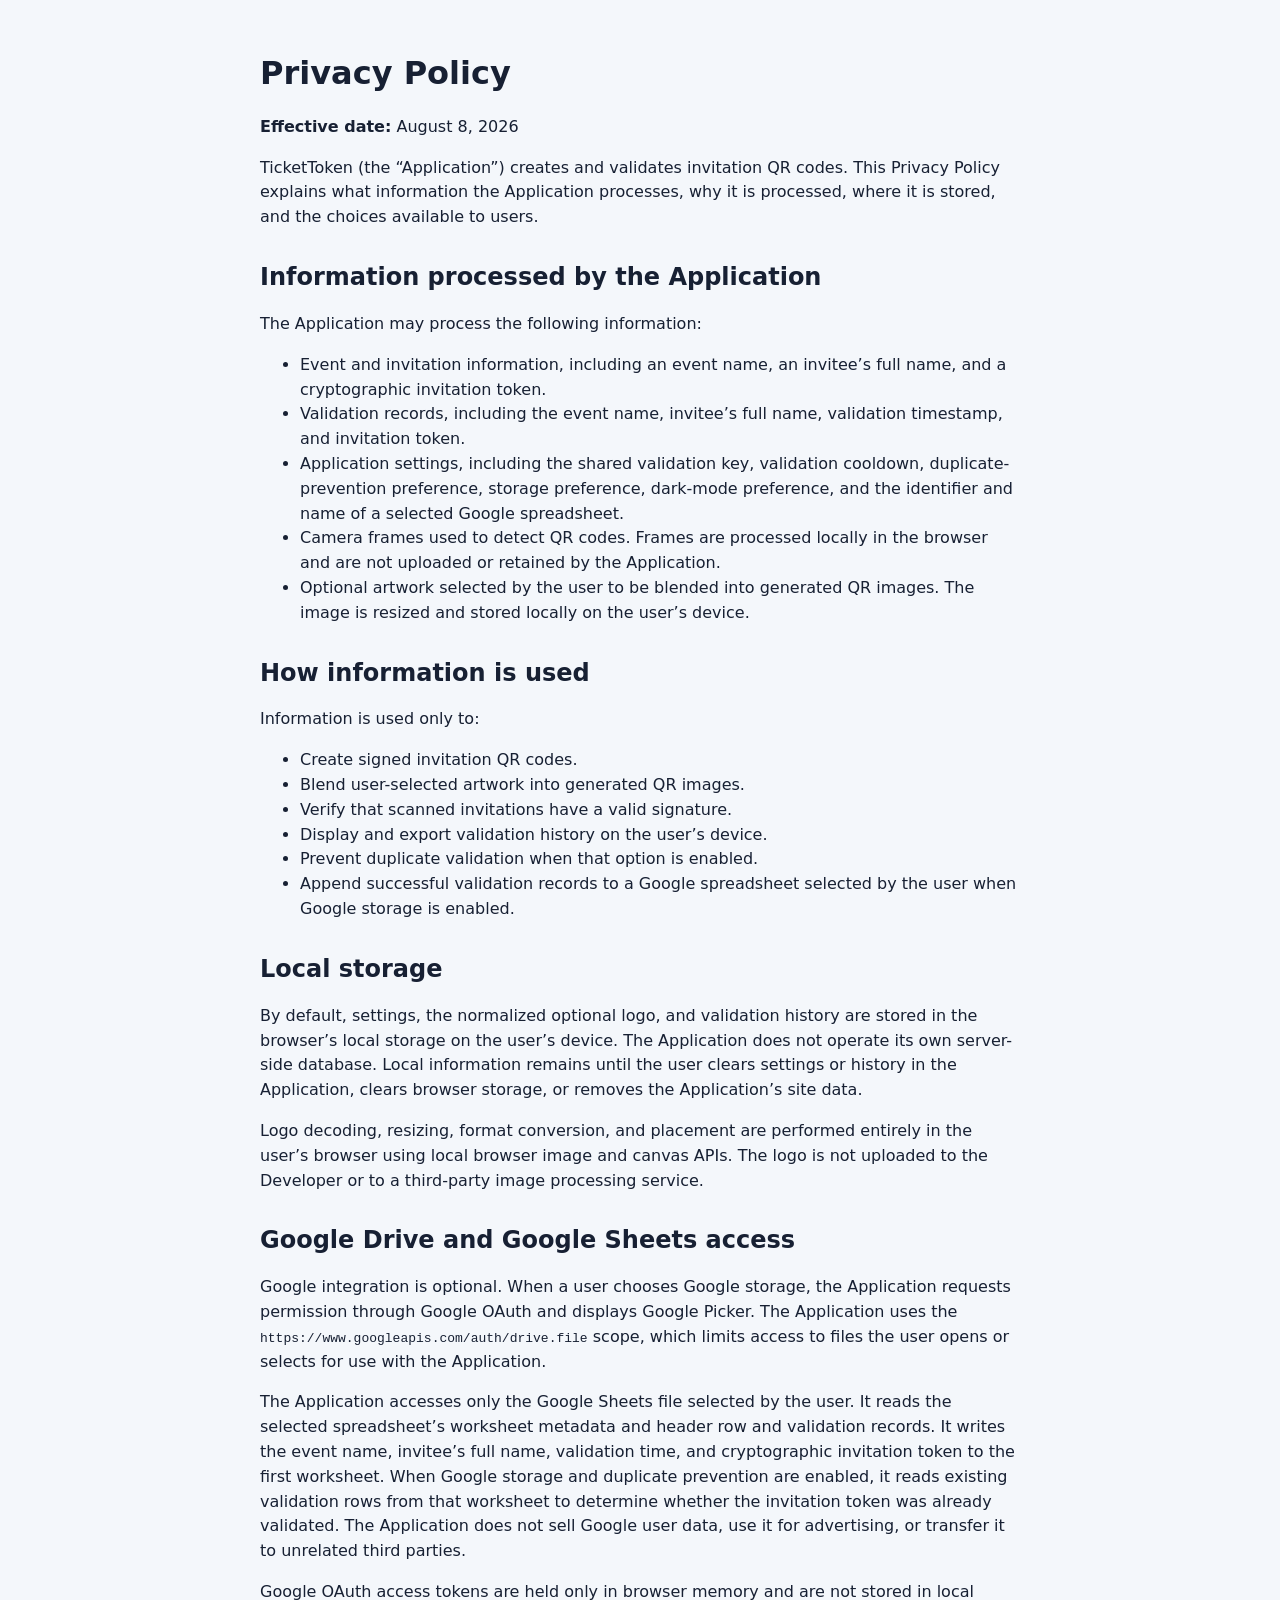
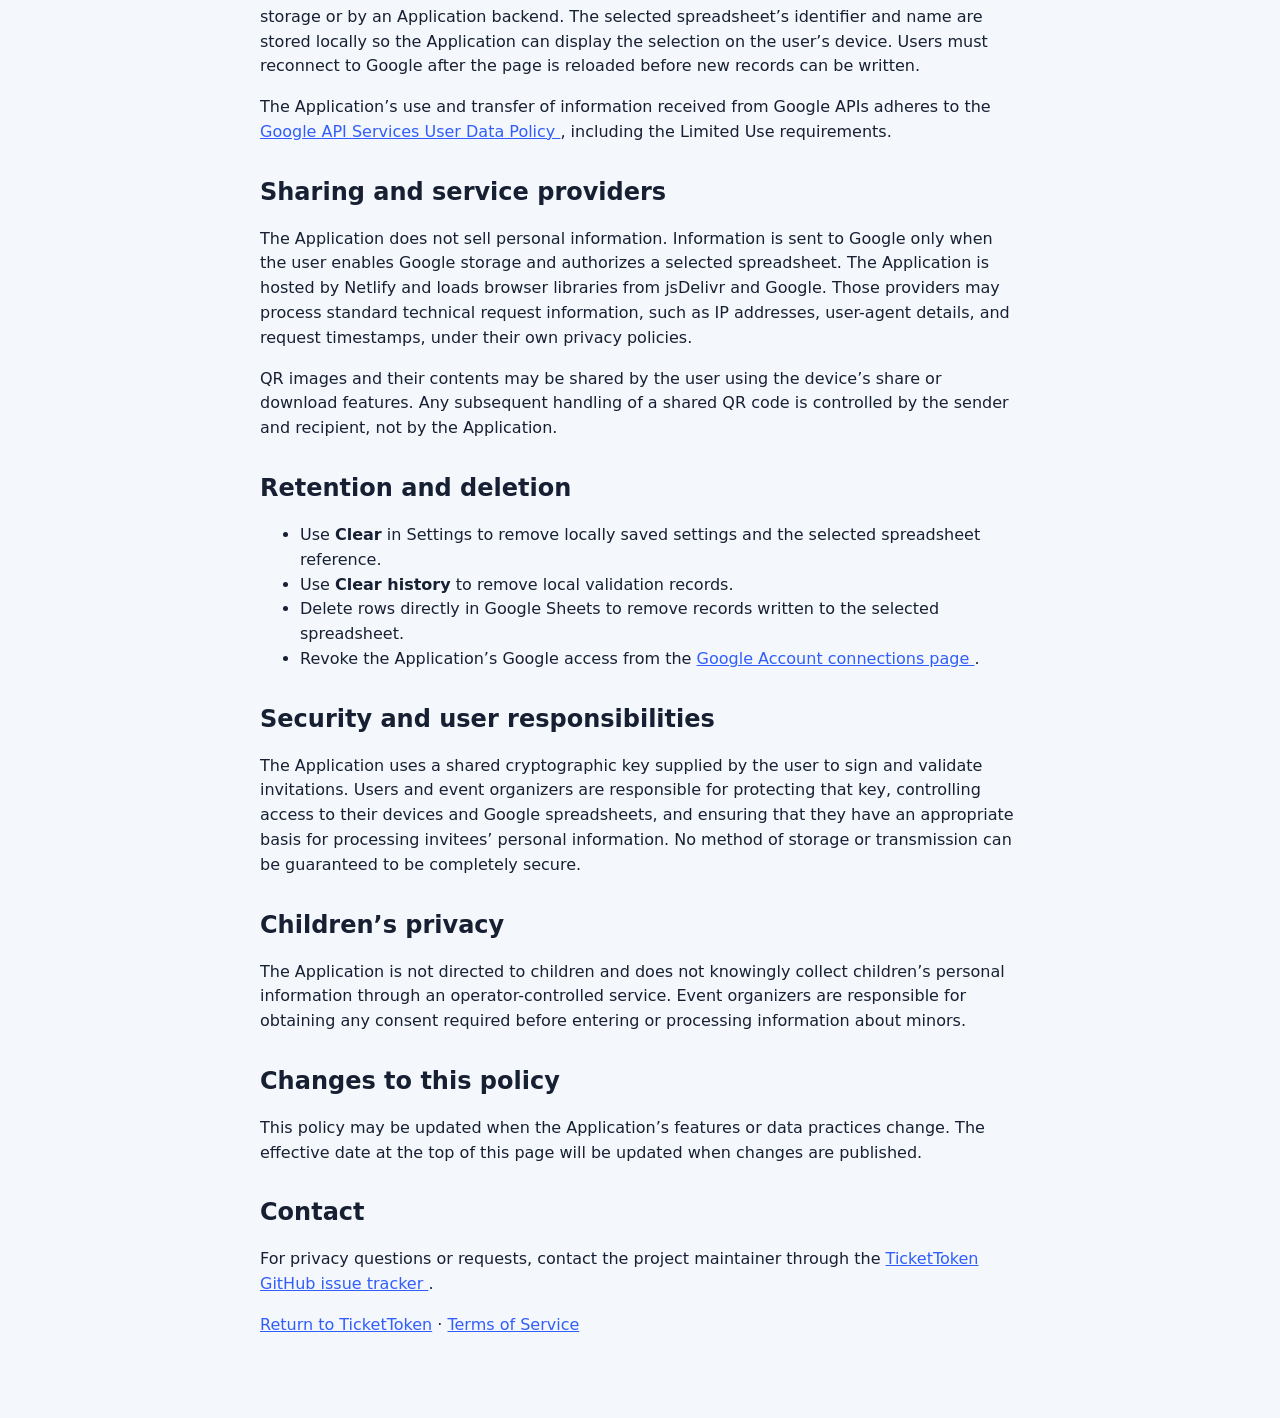
<file: privacy.html>
<!doctype html>
<html lang="en">
<head>
  <meta charset="utf-8">
  <meta name="viewport" content="width=device-width, initial-scale=1">
  <meta name="theme-color" content="#ffffff">
  <title>Privacy Policy — TicketToken</title>
  <script src="theme-loader.js"></script>
  <link rel="stylesheet" href="styles.css">
</head>
<body class="legal-page">
  <main>
    <h1>Privacy Policy</h1>
    <p><strong>Effective date:</strong> August 8, 2026</p>

    <p>
      TicketToken (the “Application”) creates and validates invitation
      QR codes. This Privacy Policy explains what information the Application
      processes, why it is processed, where it is stored, and the choices
      available to users.
    </p>

    <h2>Information processed by the Application</h2>
    <p>The Application may process the following information:</p>
    <ul>
      <li>
        Event and invitation information, including an event name, an
        invitee’s full name, and a cryptographic invitation token.
      </li>
      <li>
        Validation records, including the event name, invitee’s full name,
        validation timestamp, and invitation token.
      </li>
      <li>
        Application settings, including the shared validation key, validation
        cooldown, duplicate-prevention preference, storage preference, dark-mode
        preference, and the identifier and name of a selected Google
        spreadsheet.
      </li>
      <li>
        Camera frames used to detect QR codes. Frames are processed locally in
        the browser and are not uploaded or retained by the Application.
      </li>
      <li>
        Optional artwork selected by the user to be blended into generated QR
        images. The image is resized and stored locally on the user’s device.
      </li>
    </ul>

    <h2>How information is used</h2>
    <p>Information is used only to:</p>
    <ul>
      <li>Create signed invitation QR codes.</li>
      <li>Blend user-selected artwork into generated QR images.</li>
      <li>Verify that scanned invitations have a valid signature.</li>
      <li>Display and export validation history on the user’s device.</li>
      <li>Prevent duplicate validation when that option is enabled.</li>
      <li>
        Append successful validation records to a Google spreadsheet selected
        by the user when Google storage is enabled.
      </li>
    </ul>

    <h2>Local storage</h2>
    <p>
      By default, settings, the normalized optional logo, and validation history
      are stored in the browser’s local storage on the user’s device. The
      Application does not operate its own server-side database. Local
      information remains until the user clears settings or history in the
      Application, clears browser storage, or removes the Application’s site
      data.
    </p>
    <p>
      Logo decoding, resizing, format conversion, and placement are performed
      entirely in the user’s browser using local browser image and canvas APIs.
      The logo is not uploaded to the Developer or to a third-party image
      processing service.
    </p>

    <h2>Google Drive and Google Sheets access</h2>
    <p>
      Google integration is optional. When a user chooses Google storage, the
      Application requests permission through Google OAuth and displays Google
      Picker. The Application uses the
      <code>https://www.googleapis.com/auth/drive.file</code> scope, which
      limits access to files the user opens or selects for use with the
      Application.
    </p>
    <p>
      The Application accesses only the Google Sheets file selected by the
      user. It reads the selected spreadsheet’s worksheet metadata and header
      row and validation records. It writes the event name, invitee’s full name,
      validation time, and cryptographic invitation token to the first
      worksheet. When Google storage and duplicate prevention are enabled, it
      reads existing validation rows from that worksheet to determine whether
      the invitation token was already validated. The Application does not sell
      Google user data, use it for advertising, or transfer it to unrelated
      third parties.
    </p>
    <p>
      Google OAuth access tokens are held only in browser memory and are not
      stored in local storage or by an Application backend. The selected
      spreadsheet’s identifier and name are stored locally so the Application
      can display the selection on the user’s device. Users must reconnect to
      Google after the page is reloaded before new records can be written.
    </p>
    <p>
      The Application’s use and transfer of information received from Google
      APIs adheres to the
      <a href="https://developers.google.com/terms/api-services-user-data-policy">
        Google API Services User Data Policy
      </a>, including the Limited Use requirements.
    </p>

    <h2>Sharing and service providers</h2>
    <p>
      The Application does not sell personal information. Information is sent
      to Google only when the user enables Google storage and authorizes a
      selected spreadsheet. The Application is hosted by Netlify and loads
      browser libraries from jsDelivr and Google. Those providers may process
      standard technical request information, such as IP addresses, user-agent
      details, and request timestamps, under their own privacy policies.
    </p>
    <p>
      QR images and their contents may be shared by the user using the device’s
      share or download features. Any subsequent handling of a shared QR code
      is controlled by the sender and recipient, not by the Application.
    </p>

    <h2>Retention and deletion</h2>
    <ul>
      <li>
        Use <strong>Clear</strong> in Settings to remove locally saved settings
        and the selected spreadsheet reference.
      </li>
      <li>
        Use <strong>Clear history</strong> to remove local validation records.
      </li>
      <li>
        Delete rows directly in Google Sheets to remove records written to the
        selected spreadsheet.
      </li>
      <li>
        Revoke the Application’s Google access from the
        <a href="https://myaccount.google.com/connections">
          Google Account connections page
        </a>.
      </li>
    </ul>

    <h2>Security and user responsibilities</h2>
    <p>
      The Application uses a shared cryptographic key supplied by the user to
      sign and validate invitations. Users and event organizers are responsible
      for protecting that key, controlling access to their devices and Google
      spreadsheets, and ensuring that they have an appropriate basis for
      processing invitees’ personal information. No method of storage or
      transmission can be guaranteed to be completely secure.
    </p>

    <h2>Children’s privacy</h2>
    <p>
      The Application is not directed to children and does not knowingly
      collect children’s personal information through an operator-controlled
      service. Event organizers are responsible for obtaining any consent
      required before entering or processing information about minors.
    </p>

    <h2>Changes to this policy</h2>
    <p>
      This policy may be updated when the Application’s features or data
      practices change. The effective date at the top of this page will be
      updated when changes are published.
    </p>

    <h2>Contact</h2>
    <p>
      For privacy questions or requests, contact the project maintainer through
      the
      <a href="https://github.com/nejdetckenobi/ticket/issues">
        TicketToken GitHub issue tracker
      </a>.
    </p>

    <p>
      <a href="./">Return to TicketToken</a>
      ·
      <a href="terms.html">Terms of Service</a>
    </p>
  </main>
</body>
</html>
</file>
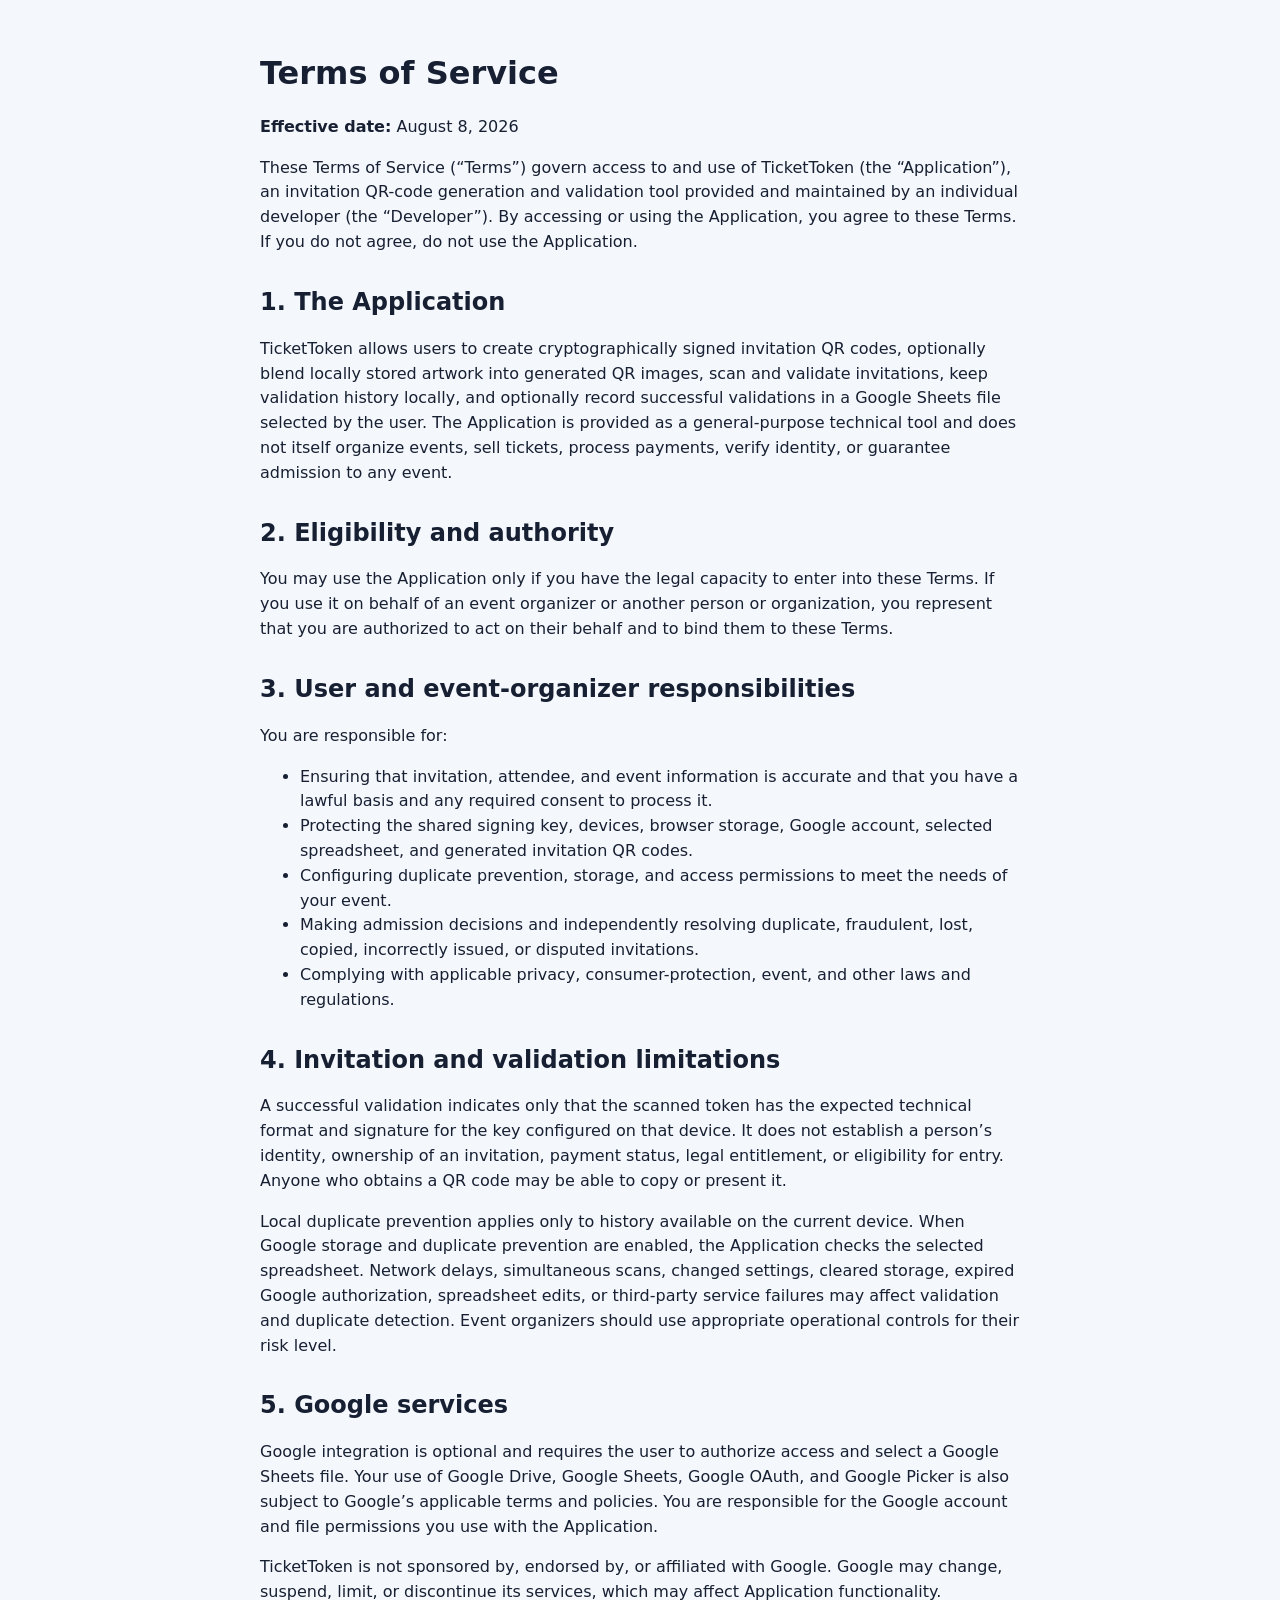
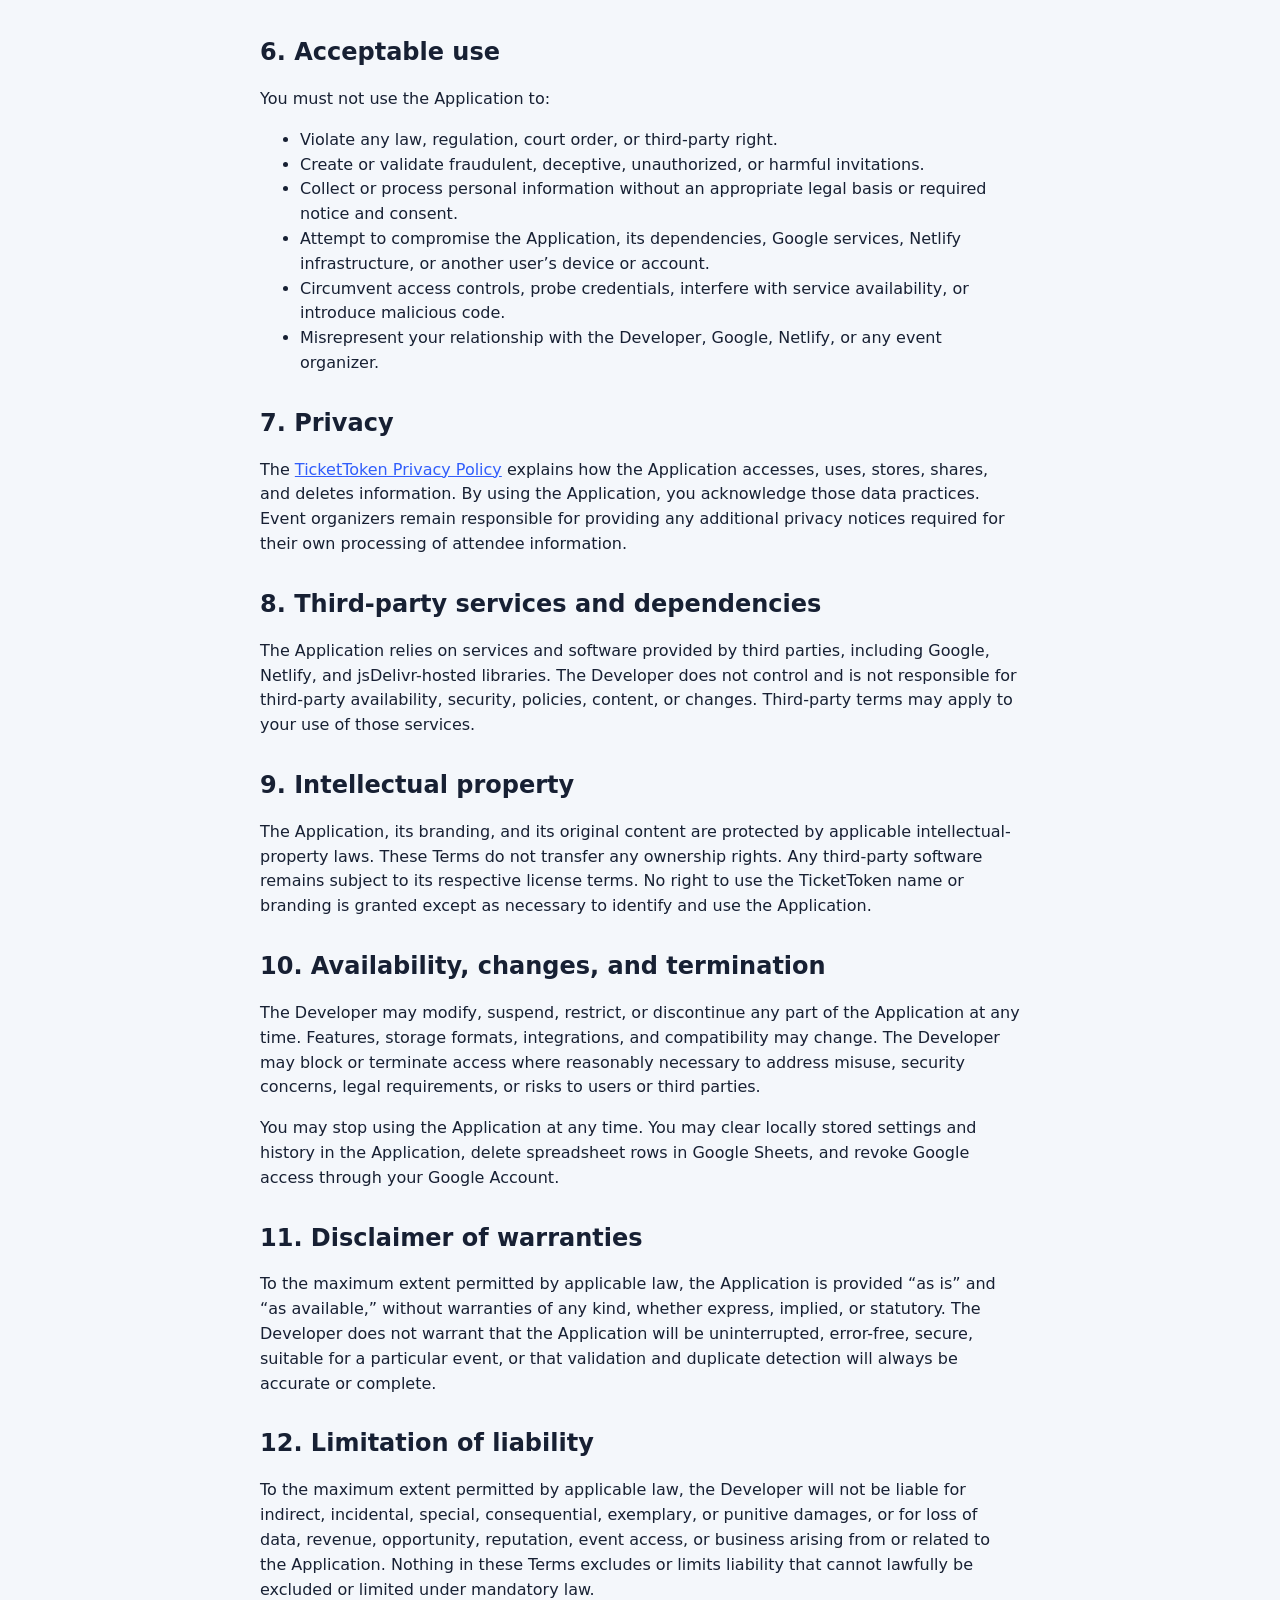
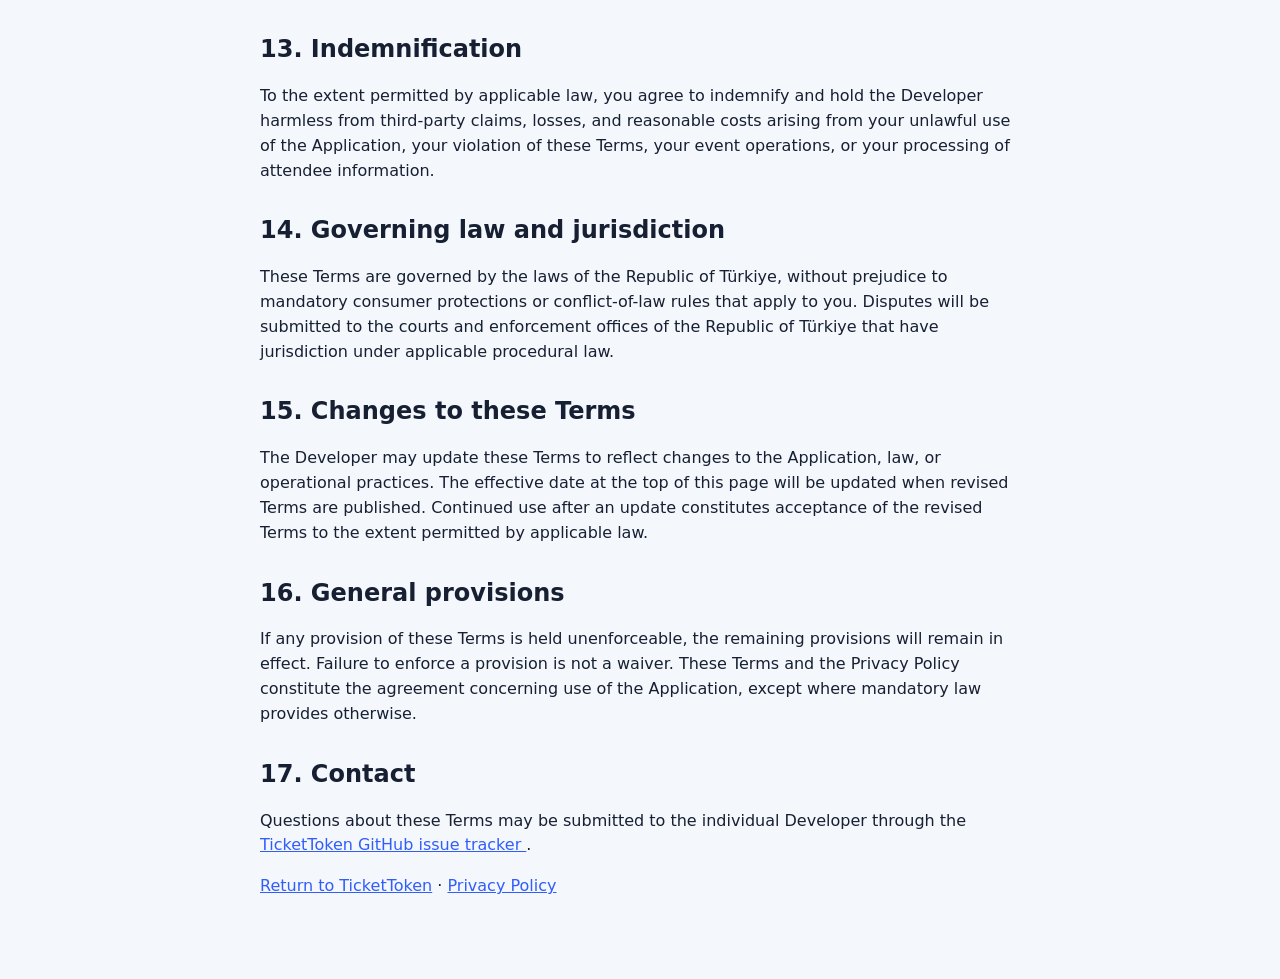
<file: terms.html>
<!doctype html>
<html lang="en">
<head>
  <meta charset="utf-8">
  <meta name="viewport" content="width=device-width, initial-scale=1">
  <meta name="theme-color" content="#ffffff">
  <title>Terms of Service — TicketToken</title>
  <script src="theme-loader.js"></script>
  <link rel="stylesheet" href="styles.css">
</head>
<body class="legal-page">
  <main>
    <h1>Terms of Service</h1>
    <p><strong>Effective date:</strong> August 8, 2026</p>

    <p>
      These Terms of Service (“Terms”) govern access to and use of TicketToken
      (the “Application”), an invitation QR-code generation and validation tool
      provided and maintained by an individual developer (the “Developer”). By
      accessing or using the Application, you agree to these Terms. If you do
      not agree, do not use the Application.
    </p>

    <h2>1. The Application</h2>
    <p>
      TicketToken allows users to create cryptographically signed invitation QR
      codes, optionally blend locally stored artwork into generated QR images, scan
      and validate invitations, keep validation history locally, and optionally
      record successful validations in a Google Sheets file selected by the
      user. The Application is provided as a general-purpose technical tool and
      does not itself organize events, sell tickets, process payments, verify
      identity, or guarantee admission to any event.
    </p>

    <h2>2. Eligibility and authority</h2>
    <p>
      You may use the Application only if you have the legal capacity to enter
      into these Terms. If you use it on behalf of an event organizer or another
      person or organization, you represent that you are authorized to act on
      their behalf and to bind them to these Terms.
    </p>

    <h2>3. User and event-organizer responsibilities</h2>
    <p>You are responsible for:</p>
    <ul>
      <li>
        Ensuring that invitation, attendee, and event information is accurate
        and that you have a lawful basis and any required consent to process it.
      </li>
      <li>
        Protecting the shared signing key, devices, browser storage, Google
        account, selected spreadsheet, and generated invitation QR codes.
      </li>
      <li>
        Configuring duplicate prevention, storage, and access permissions to
        meet the needs of your event.
      </li>
      <li>
        Making admission decisions and independently resolving duplicate,
        fraudulent, lost, copied, incorrectly issued, or disputed invitations.
      </li>
      <li>
        Complying with applicable privacy, consumer-protection, event, and other
        laws and regulations.
      </li>
    </ul>

    <h2>4. Invitation and validation limitations</h2>
    <p>
      A successful validation indicates only that the scanned token has the
      expected technical format and signature for the key configured on that
      device. It does not establish a person’s identity, ownership of an
      invitation, payment status, legal entitlement, or eligibility for entry.
      Anyone who obtains a QR code may be able to copy or present it.
    </p>
    <p>
      Local duplicate prevention applies only to history available on the
      current device. When Google storage and duplicate prevention are enabled,
      the Application checks the selected spreadsheet. Network delays,
      simultaneous scans, changed settings, cleared storage, expired Google
      authorization, spreadsheet edits, or third-party service failures may
      affect validation and duplicate detection. Event organizers should use
      appropriate operational controls for their risk level.
    </p>

    <h2>5. Google services</h2>
    <p>
      Google integration is optional and requires the user to authorize access
      and select a Google Sheets file. Your use of Google Drive, Google Sheets,
      Google OAuth, and Google Picker is also subject to Google’s applicable
      terms and policies. You are responsible for the Google account and file
      permissions you use with the Application.
    </p>
    <p>
      TicketToken is not sponsored by, endorsed by, or affiliated with Google.
      Google may change, suspend, limit, or discontinue its services, which may
      affect Application functionality.
    </p>

    <h2>6. Acceptable use</h2>
    <p>You must not use the Application to:</p>
    <ul>
      <li>Violate any law, regulation, court order, or third-party right.</li>
      <li>
        Create or validate fraudulent, deceptive, unauthorized, or harmful
        invitations.
      </li>
      <li>
        Collect or process personal information without an appropriate legal
        basis or required notice and consent.
      </li>
      <li>
        Attempt to compromise the Application, its dependencies, Google
        services, Netlify infrastructure, or another user’s device or account.
      </li>
      <li>
        Circumvent access controls, probe credentials, interfere with service
        availability, or introduce malicious code.
      </li>
      <li>
        Misrepresent your relationship with the Developer, Google, Netlify, or
        any event organizer.
      </li>
    </ul>

    <h2>7. Privacy</h2>
    <p>
      The
      <a href="privacy.html">TicketToken Privacy Policy</a>
      explains how the Application accesses, uses, stores, shares, and deletes
      information. By using the Application, you acknowledge those data
      practices. Event organizers remain responsible for providing any
      additional privacy notices required for their own processing of attendee
      information.
    </p>

    <h2>8. Third-party services and dependencies</h2>
    <p>
      The Application relies on services and software provided by third parties,
      including Google, Netlify, and jsDelivr-hosted libraries. The Developer
      does not control and is not responsible for third-party availability,
      security, policies, content, or changes. Third-party terms may apply to
      your use of those services.
    </p>

    <h2>9. Intellectual property</h2>
    <p>
      The Application, its branding, and its original content are protected by
      applicable intellectual-property laws. These Terms do not transfer any
      ownership rights. Any third-party software remains subject to its
      respective license terms. No right to use the TicketToken name or branding
      is granted except as necessary to identify and use the Application.
    </p>

    <h2>10. Availability, changes, and termination</h2>
    <p>
      The Developer may modify, suspend, restrict, or discontinue any part of
      the Application at any time. Features, storage formats, integrations, and
      compatibility may change. The Developer may block or terminate access
      where reasonably necessary to address misuse, security concerns, legal
      requirements, or risks to users or third parties.
    </p>
    <p>
      You may stop using the Application at any time. You may clear locally
      stored settings and history in the Application, delete spreadsheet rows
      in Google Sheets, and revoke Google access through your Google Account.
    </p>

    <h2>11. Disclaimer of warranties</h2>
    <p>
      To the maximum extent permitted by applicable law, the Application is
      provided “as is” and “as available,” without warranties of any kind,
      whether express, implied, or statutory. The Developer does not warrant
      that the Application will be uninterrupted, error-free, secure, suitable
      for a particular event, or that validation and duplicate detection will
      always be accurate or complete.
    </p>

    <h2>12. Limitation of liability</h2>
    <p>
      To the maximum extent permitted by applicable law, the Developer will not
      be liable for indirect, incidental, special, consequential, exemplary, or
      punitive damages, or for loss of data, revenue, opportunity, reputation,
      event access, or business arising from or related to the Application.
      Nothing in these Terms excludes or limits liability that cannot lawfully
      be excluded or limited under mandatory law.
    </p>

    <h2>13. Indemnification</h2>
    <p>
      To the extent permitted by applicable law, you agree to indemnify and hold
      the Developer harmless from third-party claims, losses, and reasonable
      costs arising from your unlawful use of the Application, your violation
      of these Terms, your event operations, or your processing of attendee
      information.
    </p>

    <h2>14. Governing law and jurisdiction</h2>
    <p>
      These Terms are governed by the laws of the Republic of Türkiye, without
      prejudice to mandatory consumer protections or conflict-of-law rules that
      apply to you. Disputes will be submitted to the courts and enforcement
      offices of the Republic of Türkiye that have jurisdiction under applicable
      procedural law.
    </p>

    <h2>15. Changes to these Terms</h2>
    <p>
      The Developer may update these Terms to reflect changes to the
      Application, law, or operational practices. The effective date at the top
      of this page will be updated when revised Terms are published. Continued
      use after an update constitutes acceptance of the revised Terms to the
      extent permitted by applicable law.
    </p>

    <h2>16. General provisions</h2>
    <p>
      If any provision of these Terms is held unenforceable, the remaining
      provisions will remain in effect. Failure to enforce a provision is not a
      waiver. These Terms and the Privacy Policy constitute the agreement
      concerning use of the Application, except where mandatory law provides
      otherwise.
    </p>

    <h2>17. Contact</h2>
    <p>
      Questions about these Terms may be submitted to the individual Developer
      through the
      <a href="https://github.com/nejdetckenobi/ticket/issues">
        TicketToken GitHub issue tracker
      </a>.
    </p>

    <p>
      <a href="./">Return to TicketToken</a>
      ·
      <a href="privacy.html">Privacy Policy</a>
    </p>
  </main>
</body>
</html>
</file>
<file: styles.css>
:root {
  color-scheme: light;
  --page-background: #ffffff;
  --text-color: #1f1f1f;
  --surface-background: #ffffff;
  --control-background: #f5f5f5;
  --border-color: #cccccc;
  --link-color: #1565c0;
  --error-text: #c62828;
  --success-background: #e8f5e9;
  --success-border: #2e7d32;
  --warning-background: #fff8e1;
  --warning-border: #f9a825;
  --invalid-background: #ffebee;
  --invalid-border: #c62828;
}

:root.dark {
  color-scheme: dark;
  --page-background: #121212;
  --text-color: #f2f2f2;
  --surface-background: #1e1e1e;
  --control-background: #2a2a2a;
  --border-color: #555555;
  --link-color: #8ab4f8;
  --error-text: #ff8a80;
  --success-background: #15351d;
  --success-border: #66bb6a;
  --warning-background: #3b300c;
  --warning-border: #fbc02d;
  --invalid-background: #3b171a;
  --invalid-border: #ef5350;
}

body {
  margin: 0;
  font-family: sans-serif;
  color: var(--text-color);
  background: var(--page-background);
}

a {
  color: var(--link-color);
}

nav {
  position: absolute;
  top: 0;
  left: 0;
  z-index: 1;
  display: flex;
  width: 100%;
}

nav button {
  box-sizing: border-box;
  min-width: 0;
  width: 20%;
  min-height: 44px;
  padding: 2px;
  font-size: clamp(11px, 3.5vw, 16px);
  color: var(--text-color);
  background: var(--control-background);
  border-color: var(--border-color);
}

.tab-content {
  min-height: 100vh;
  display: none;
  box-sizing: border-box;
  padding: 60px 16px 16px;
}

.tab-content.active {
  display: block;
}

.tab-content input,
.tab-content button {
  box-sizing: border-box;
  width: 100%;
  min-height: 44px;
  margin-bottom: 12px;
  font-size: 16px;
  padding: 10px 12px;
  color: var(--text-color);
  background: var(--control-background);
  border: 1px solid var(--border-color);
}

.tab-content input {
  text-align: center;
}

.field {
  display: block;
  margin-bottom: 12px;
}

.field > span {
  display: block;
  margin-bottom: 6px;
  text-align: center;
}

.field input {
  margin-bottom: 0;
}

.file-picker {
  min-height: 132px;
  padding: 18px;
  border: 1px dashed var(--border-color);
  border-radius: 14px;
  background: color-mix(in srgb, var(--surface-background) 76%, transparent);
  cursor: pointer;
  transition: border-color .2s ease, background .2s ease, box-shadow .2s ease;
}

.file-picker:hover,
.file-picker:focus-within {
  border-color: var(--accent);
  background: color-mix(in srgb, var(--accent) 8%, var(--surface-background));
  box-shadow: 0 0 0 4px color-mix(in srgb, var(--accent) 16%, transparent);
}

.file-picker > span.file-picker-action {
  display: flex;
  align-items: center;
  justify-content: center;
  gap: 9px;
  margin: 0;
  color: var(--accent);
  font-size: 1rem;
  letter-spacing: 0;
}

.file-picker-action i {
  font-size: 1.3rem;
}

.file-picker input[type="file"] {
  position: absolute;
  width: 1px;
  height: 1px;
  padding: 0;
  margin: -1px;
  overflow: hidden;
  clip: rect(0 0 0 0);
  white-space: nowrap;
  border: 0;
}

#logoPreviewContainer {
  margin-bottom: 12px;
  text-align: center;
}

#logoPreview {
  display: block;
  box-sizing: content-box;
  max-width: 177px;
  max-height: 177px;
  margin: 0 auto 12px;
  padding: 8px;
  background: #ffffff;
  border: 1px solid var(--border-color);
  object-fit: contain;
}

#appIntroduction {
  max-width: 640px;
  margin: 0 auto 24px;
  text-align: center;
}

#appIntroduction h1 {
  margin: 0 0 8px;
  line-height: 1.2;
}

#appIntroduction p {
  margin: 0;
  line-height: 1.5;
}

#storageSetting {
  display: flex;
  justify-content: center;
  gap: 24px;
  margin: 0 0 12px;
  border: 1px solid var(--border-color);
}

#storageSetting label {
  display: flex;
  align-items: center;
  gap: 8px;
  min-height: 44px;
}

#storageSetting input {
  width: auto;
  min-height: auto;
  margin: 0;
}

#googleSpreadsheetStatus {
  min-height: 24px;
  margin-bottom: 12px;
  text-align: center;
  white-space: pre-wrap;
  overflow-wrap: anywhere;
}

#googleSpreadsheetStatus.error {
  color: var(--error-text);
}

#duplicateSetting,
#darkModeSetting {
  display: flex;
  align-items: center;
  gap: 8px;
  margin-bottom: 12px;
}

#duplicateSetting input,
#darkModeSetting input {
  width: auto;
  min-height: auto;
  margin: 0;
}

#reader {
  width: 100%;
  aspect-ratio: 1 / 1;
  background: black;
  margin-bottom: 12px;
  overflow: hidden;
}

#reader video {
  width: 100%;
  height: 100%;
  display: block;
  object-fit: cover;
}

#result {
  background: var(--surface-background);
  padding: 12px;
  min-height: 44px;
  white-space: pre-wrap;
  overflow-wrap: anywhere;
  font-family: monospace;
  border: 2px solid transparent;
}

#result.success {
  background: var(--success-background);
  border-color: var(--success-border);
}

#result.duplicate {
  background: var(--warning-background);
  border-color: var(--warning-border);
}

#result.warning {
  background: var(--warning-background);
  border-color: var(--warning-border);
}

#result.invalid {
  background: var(--invalid-background);
  border-color: var(--invalid-border);
}

#settingsNotice {
  min-height: 24px;
  text-align: center;
  margin-top: 8px;
}

#legalLinks {
  text-align: center;
}

.legal-page {
  color: var(--text-color);
  background: var(--page-background);
  line-height: 1.55;
}

.legal-page main {
  box-sizing: border-box;
  max-width: 800px;
  margin: 0 auto;
  padding: 32px 20px 64px;
}

.legal-page h1,
.legal-page h2 {
  line-height: 1.25;
}

.legal-page h2 {
  margin-top: 32px;
}

.legal-page a {
  overflow-wrap: anywhere;
}

.legal-page code {
  overflow-wrap: anywhere;
}

#tab2 {
  position: relative;
  padding-bottom: 96px;
}

#settingsActions {
  display: flex;
  justify-content: center;
  gap: 12px;
  position: fixed;
  left: 16px;
  right: 16px;
  bottom: 0;
  background: var(--surface-background);
  padding-top: 12px;
}

#tab5 {
  display: none;
  position: relative;
  padding-bottom: 124px;
}

#tab5.active {
  display: block;
}

#settingsActions button {
  display: grid;
  place-items: center;
  width: 48px;
  height: 48px;
  margin-bottom: 0;
  font-size: 1.3rem;
}

#settingsActions button:focus-visible {
  outline: 3px solid var(--accent);
  outline-offset: 3px;
}

#historyList {
  font-family: monospace;
  white-space: pre-wrap;
  overflow-wrap: anywhere;
}

.history-item {
  padding: 12px 0;
  border-bottom: 1px solid var(--border-color);
}

#historyActions {
  position: fixed;
  left: 16px;
  right: 16px;
  bottom: 0;
  background: var(--surface-background);
  padding-top: 12px;
}

/* Modern visual layer. Interaction selectors and layout hooks above remain
   unchanged so the application behaviour stays the same. */
:root {
  color-scheme: light;
  --page-background: #f4f7fb;
  --text-color: #172033;
  --muted-text: #647089;
  --surface-background: #ffffff;
  --control-background: #f8fafc;
  --border-color: #d9e1ee;
  --accent: #315efb;
  --accent-strong: #2448d8;
  --link-color: #315efb;
  --error-text: #b42318;
  --success-background: #ecfdf3;
  --success-border: #12b76a;
  --warning-background: #fffaeb;
  --warning-border: #f79009;
  --invalid-background: #fef3f2;
  --invalid-border: #f04438;
}

:root.dark {
  --page-background: #0d1424;
  --text-color: #edf2ff;
  --muted-text: #9aa8c2;
  --surface-background: #151f33;
  --control-background: #1c2940;
  --border-color: #30405d;
  --accent: #7c9cff;
  --accent-strong: #9bb3ff;
  --link-color: #9bb3ff;
  --error-text: #ff9b93;
  --success-background: #123525;
  --success-border: #32d583;
  --warning-background: #3a2d12;
  --warning-border: #fdb022;
  --invalid-background: #3c1d25;
  --invalid-border: #f97066;
}

* {
  scrollbar-color: var(--border-color) transparent;
}

body {
  font-family: Inter, ui-sans-serif, system-ui, -apple-system, BlinkMacSystemFont,
    "Segoe UI", sans-serif;
  background:
    radial-gradient(circle at 10% 0%, rgba(49, 94, 251, .10), transparent 32rem),
    var(--page-background);
  line-height: 1.45;
}

nav {
  position: sticky;
  top: 0;
  width: auto;
  max-width: 980px;
  margin: 0 auto;
  padding: 12px 16px 0;
  gap: 8px;
  background: transparent;
}

nav button {
  flex: 1;
  display: grid;
  place-items: center;
  width: auto;
  min-height: 42px;
  padding: 9px 8px;
  color: var(--muted-text);
  background: color-mix(in srgb, var(--surface-background) 88%, transparent);
  border: 1px solid transparent;
  border-radius: 12px 12px 0 0;
  cursor: pointer;
  transition: color .2s ease, background .2s ease, border-color .2s ease;
}

nav button i {
  font-size: 1.3rem;
  line-height: 1;
}

nav button[aria-current="page"] {
  color: #fff;
  background: var(--accent);
  border-color: var(--accent);
  box-shadow: 0 5px 14px color-mix(in srgb, var(--accent) 32%, transparent);
}

nav button:hover,
nav button:focus-visible {
  color: var(--accent);
  background: var(--surface-background);
  border-color: var(--border-color);
  outline: none;
}

.tab-content {
  max-width: 980px;
  min-height: calc(100vh - 66px);
  margin: 0 auto;
  padding: 52px 24px 32px;
}

.tab-content > * {
  max-width: 680px;
  margin-left: auto;
  margin-right: auto;
}

.tab-content input,
.tab-content button {
  border: 1px solid var(--border-color);
  border-radius: 12px;
  background: var(--control-background);
  transition: border-color .2s ease, box-shadow .2s ease, background .2s ease,
    transform .15s ease;
}

.tab-content input:focus {
  border-color: var(--accent);
  box-shadow: 0 0 0 4px color-mix(in srgb, var(--accent) 18%, transparent);
  outline: none;
}

.tab-content button {
  color: #fff;
  background: var(--accent);
  border-color: var(--accent);
  font-weight: 700;
  cursor: pointer;
}

.tab-content button:hover {
  background: var(--accent-strong);
  border-color: var(--accent-strong);
  transform: translateY(-1px);
}

.tab-content button:active {
  transform: translateY(0);
}

.field > span {
  color: var(--muted-text);
  font-size: .86rem;
  font-weight: 700;
  letter-spacing: .02em;
}

#appIntroduction {
  max-width: 680px;
  padding: 48px 32px;
  border: 1px solid var(--border-color);
  border-radius: 28px;
  background: color-mix(in srgb, var(--surface-background) 92%, transparent);
  box-shadow: 0 20px 60px rgba(28, 44, 77, .10);
}

#appIntroduction h1 {
  color: var(--accent);
  font-size: clamp(2.2rem, 7vw, 4rem);
  letter-spacing: -.06em;
}

#appIntroduction p {
  color: var(--muted-text);
  font-size: 1.05rem;
}

#storageSetting {
  width: fit-content;
  margin-left: auto;
  margin-right: auto;
  padding: 8px 16px;
  border-radius: 14px;
  background: var(--surface-background);
}

#storageSetting legend {
  padding: 0 6px;
  color: var(--muted-text);
  font-size: .86rem;
  font-weight: 700;
}

#generateBtn {
  display: block;
  width: min(100%, 420px);
  margin-left: auto;
  margin-right: auto;
}

#logoPreview {
  border-radius: 14px;
  box-shadow: 0 8px 24px rgba(28, 44, 77, .12);
}

#reader {
  border: 1px solid var(--border-color);
  border-radius: 20px;
  box-shadow: 0 16px 40px rgba(0, 0, 0, .18);
}

#result {
  border-radius: 14px;
  box-shadow: 0 8px 24px rgba(28, 44, 77, .08);
  font-family: ui-monospace, SFMono-Regular, Menlo, monospace;
}

#settingsActions,
#historyActions {
  left: max(16px, calc((100vw - 932px) / 2));
  right: max(16px, calc((100vw - 932px) / 2));
  padding: 12px 0 16px;
  background: color-mix(in srgb, var(--page-background) 88%, transparent);
  backdrop-filter: blur(14px);
}

#historyList {
  padding: 8px 16px;
  border: 1px solid var(--border-color);
  border-radius: 16px;
  background: var(--surface-background);
}

.history-item {
  padding: 16px 4px;
}

@media (max-width: 560px) {
  nav {
    padding: 8px 8px 0;
    gap: 4px;
  }

  nav button {
    padding: 8px 3px;
    border-radius: 9px 9px 0 0;
  }

  nav button i {
    font-size: 1.15rem;
  }

  .tab-content {
    padding: 36px 16px 28px;
  }

  #appIntroduction {
    padding: 36px 22px;
    border-radius: 22px;
  }

  #storageSetting {
    gap: 12px;
    padding: 8px 10px;
  }
}
</file>
